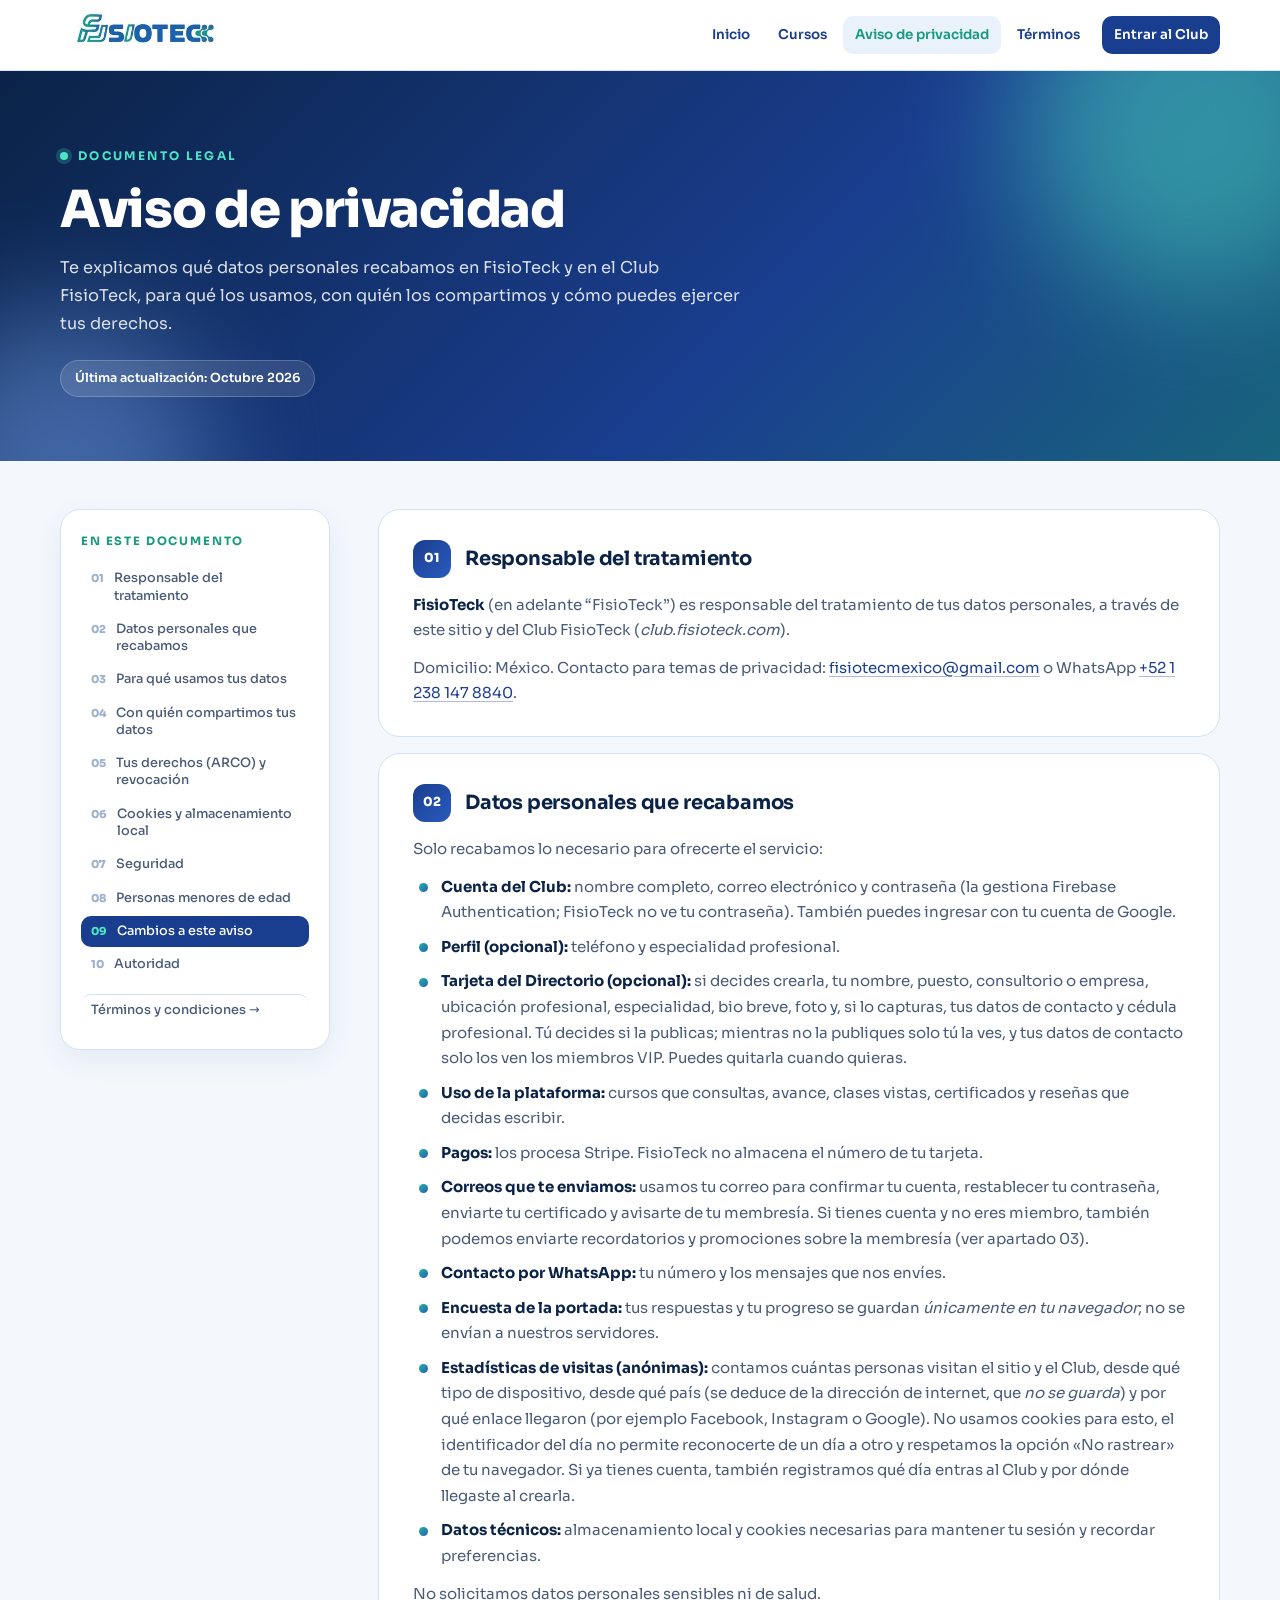
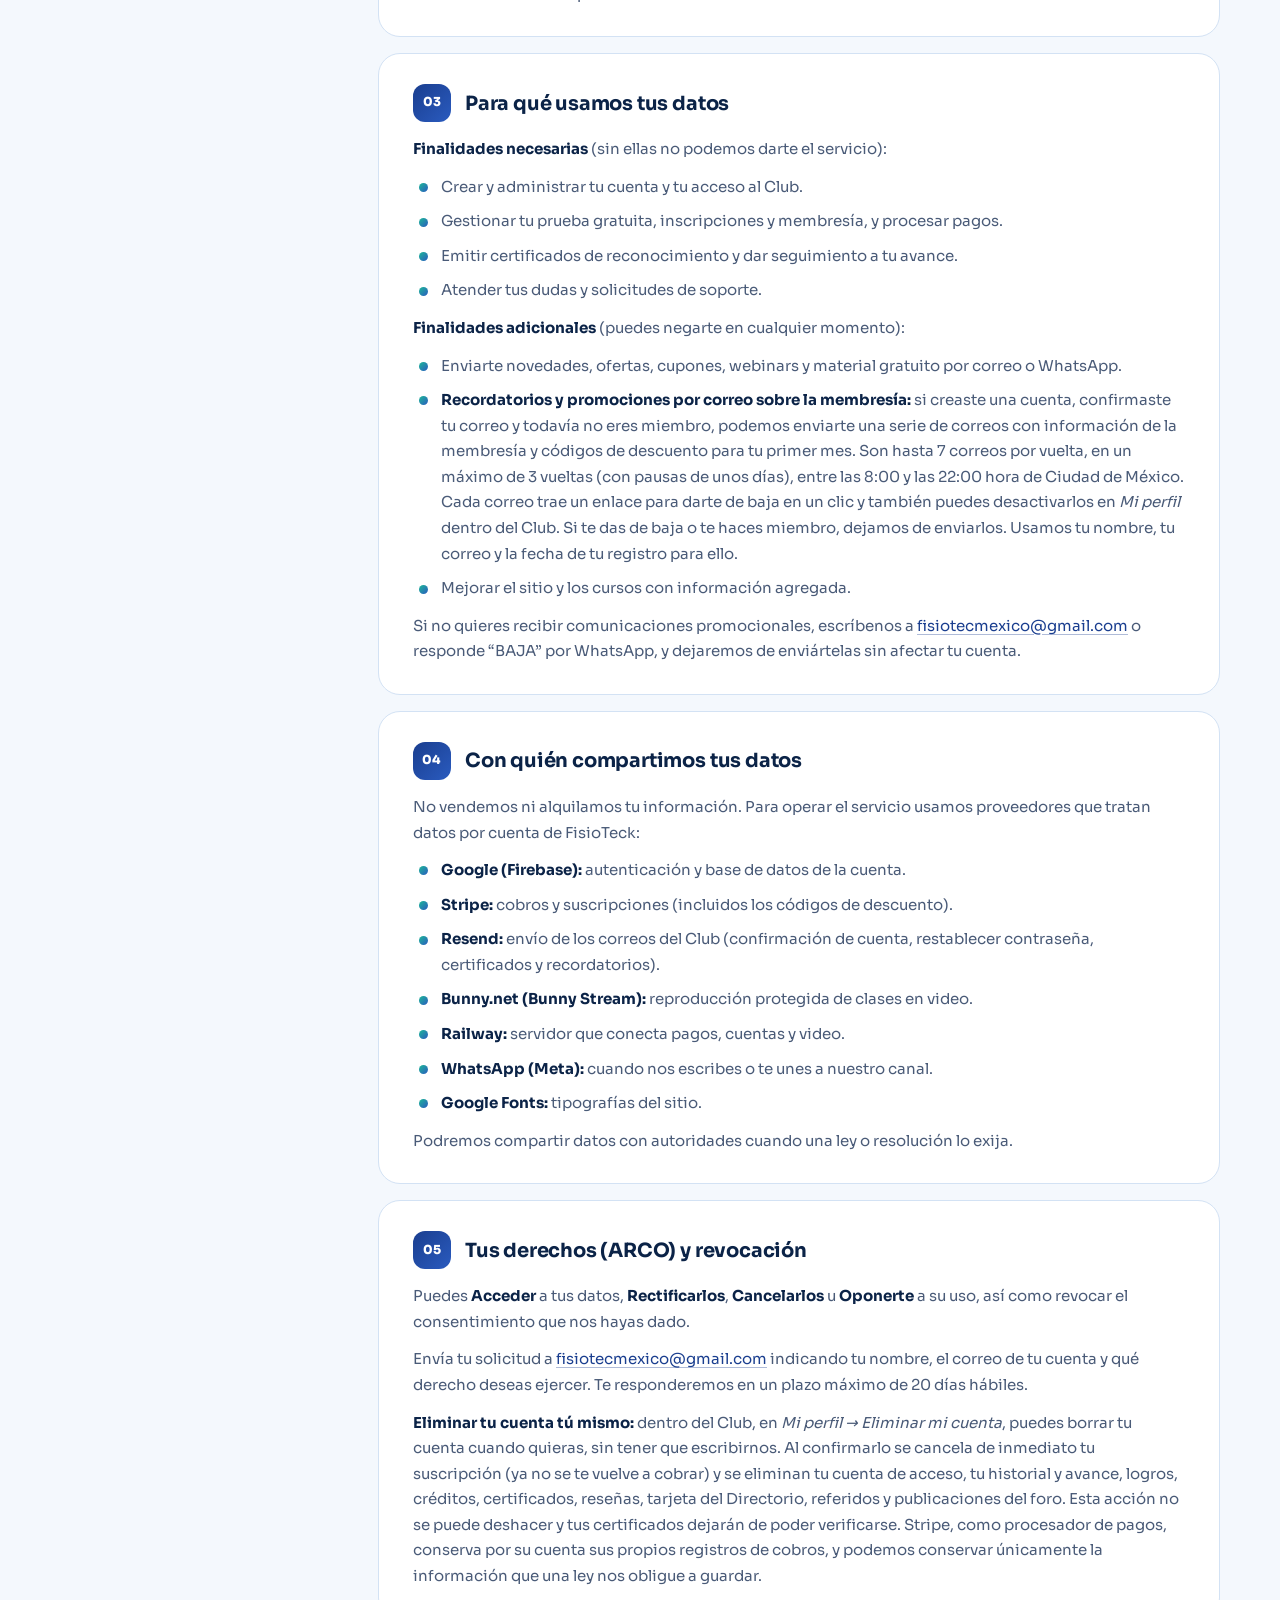
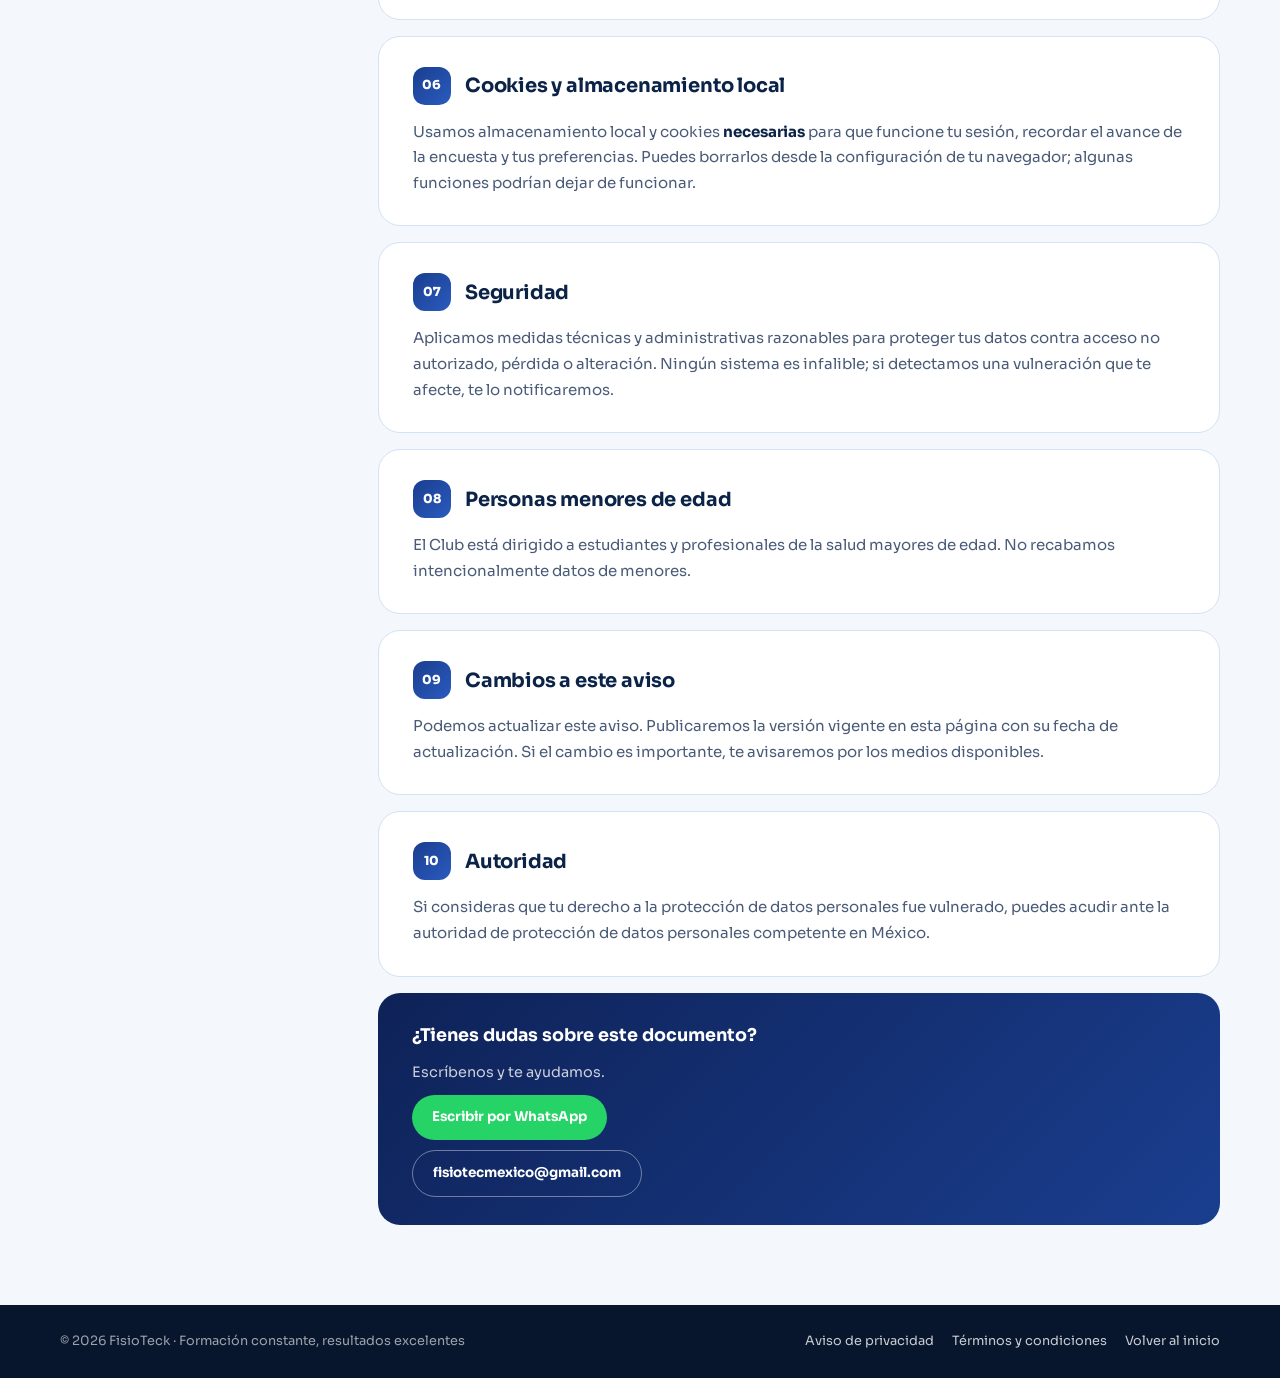
<file: aviso-de-privacidad.html>
<!DOCTYPE html>
<html lang="es">
<head>
  <meta charset="UTF-8"/>
  <meta name="viewport" content="width=device-width, initial-scale=1.0"/>
  <title>Aviso de privacidad | FisioTeck</title>
  <link rel="icon" type="image/png" sizes="192x192" href="/icon-192.png"/>
  <link rel="icon" href="/favicon.ico" sizes="any"/>
  <link rel="apple-touch-icon" href="/apple-touch-icon.png"/>
  <meta name="description" content="Te explicamos qué datos personales recabamos en FisioTeck y en el Club FisioTeck, para qué los usamos, con quién los compartimos y cómo puedes ejercer tus derechos."/>
  <meta name="robots" content="index, follow"/>
  <meta name="theme-color" content="#1A3E8F"/>
  <link rel="preconnect" href="https://fonts.googleapis.com"/>
  <link rel="preconnect" href="https://fonts.gstatic.com" crossorigin/>
  <link href="https://fonts.googleapis.com/css2?family=Sora:wght@300;400;500;600;700;800&display=swap" rel="stylesheet"/>
  <link rel="stylesheet" href="legal.css"/>
</head>
<body>
<!--
  Borrador: revisar con un abogado antes de darlo por definitivo.
  - Responsable: se usa «FisioTeck» como nombre comercial; no se registró razón social, RFC ni domicilio completo.
  - Proveedores listados (Firebase/Google, Stripe, Bunny.net, Railway, WhatsApp, Google Fonts): confirmar nombres y transferencias reales.
  - Plazos ARCO y nombre de la autoridad: confirmar con la ley vigente de protección de datos personales en posesión de particulares.
  - Membresía: se describe como mensual o anual con precio visible antes de pagar; confirmar condiciones reales de cobro y cancelación.
-->
<a class="lg-saltar" href="#contenido">Saltar al contenido</a>
<header class="lg-cab">
  <div class="lg-wrap lg-cab__fila">
    <a class="lg-cab__logo" href="index.html" aria-label="FisioTeck, ir al inicio"><img src="assets/img/logo/logo.jpg" alt="FisioTeck" width="168" height="46"/></a>
    <nav class="lg-cab__nav" aria-label="Principal">
      <a href="index.html">Inicio</a>
      <a href="index.html#cursos">Cursos</a>
      <a href="aviso-de-privacidad.html" aria-current="page">Aviso de privacidad</a>
      <a href="terminos-y-condiciones.html">Términos</a>
      <a class="lg-btn" href="https://club.fisioteck.com/?mode=login">Entrar al Club</a>
    </nav>
  </div>
</header>

<section class="lg-hero">
  <span class="lg-hero__blob lg-hero__blob--a" aria-hidden="true"></span><span class="lg-hero__blob lg-hero__blob--b" aria-hidden="true"></span>
  <div class="lg-wrap">
    <p class="lg-eyebrow"><span></span>Documento legal</p>
    <h1>Aviso de privacidad</h1>
    <p class="lg-lead">Te explicamos qué datos personales recabamos en FisioTeck y en el Club FisioTeck, para qué los usamos, con quién los compartimos y cómo puedes ejercer tus derechos.</p>
    <p class="lg-fecha">Última actualización: Octubre 2026</p>
  </div>
</section>

<main class="lg-main" id="contenido">
  <div class="lg-wrap lg-grid">
    <nav class="lg-indice" aria-label="Índice del documento">
      <h2>En este documento</h2>
      <ol>
          <li><a href="#responsable-del-tratamiento"><span>01</span>Responsable del tratamiento</a></li>
          <li><a href="#datos-personales-que-recabamos"><span>02</span>Datos personales que recabamos</a></li>
          <li><a href="#para-que-usamos-tus-datos"><span>03</span>Para qué usamos tus datos</a></li>
          <li><a href="#con-quien-compartimos-tus-datos"><span>04</span>Con quién compartimos tus datos</a></li>
          <li><a href="#tus-derechos-arco-y-revocacion"><span>05</span>Tus derechos (ARCO) y revocación</a></li>
          <li><a href="#cookies-y-almacenamiento-local"><span>06</span>Cookies y almacenamiento local</a></li>
          <li><a href="#seguridad"><span>07</span>Seguridad</a></li>
          <li><a href="#personas-menores-de-edad"><span>08</span>Personas menores de edad</a></li>
          <li><a href="#cambios-a-este-aviso"><span>09</span>Cambios a este aviso</a></li>
          <li><a href="#autoridad"><span>10</span>Autoridad</a></li>
      </ol>
      <a class="lg-otro" href="terminos-y-condiciones.html">Términos y condiciones →</a>
    </nav>
    <article class="lg-doc">
      <section class="lg-sec" id="responsable-del-tratamiento"><h2><span>01</span>Responsable del tratamiento</h2><p><strong>FisioTeck</strong> (en adelante “FisioTeck”) es responsable del tratamiento de tus datos personales, a través de este sitio y del Club FisioTeck (<em>club.fisioteck.com</em>).</p><p>Domicilio: México. Contacto para temas de privacidad: <a href="mailto:fisiotecmexico@gmail.com">fisiotecmexico@gmail.com</a> o WhatsApp <a href="https://wa.me/5212381478840">+52 1 238 147 8840</a>.</p></section>
      <section class="lg-sec" id="datos-personales-que-recabamos"><h2><span>02</span>Datos personales que recabamos</h2><p>Solo recabamos lo necesario para ofrecerte el servicio:</p><ul><li><strong>Cuenta del Club:</strong> nombre completo, correo electrónico y contraseña (la gestiona Firebase Authentication; FisioTeck no ve tu contraseña). También puedes ingresar con tu cuenta de Google.</li><li><strong>Perfil (opcional):</strong> teléfono y especialidad profesional.</li><li><strong>Tarjeta del Directorio (opcional):</strong> si decides crearla, tu nombre, puesto, consultorio o empresa, ubicación profesional, especialidad, bio breve, foto y, si lo capturas, tus datos de contacto y cédula profesional. Tú decides si la publicas; mientras no la publiques solo tú la ves, y tus datos de contacto solo los ven los miembros VIP. Puedes quitarla cuando quieras.</li><li><strong>Uso de la plataforma:</strong> cursos que consultas, avance, clases vistas, certificados y reseñas que decidas escribir.</li><li><strong>Pagos:</strong> los procesa Stripe. FisioTeck no almacena el número de tu tarjeta.</li><li><strong>Correos que te enviamos:</strong> usamos tu correo para confirmar tu cuenta, restablecer tu contraseña, enviarte tu certificado y avisarte de tu membresía. Si tienes cuenta y no eres miembro, también podemos enviarte recordatorios y promociones sobre la membresía (ver apartado 03).</li><li><strong>Contacto por WhatsApp:</strong> tu número y los mensajes que nos envíes.</li><li><strong>Encuesta de la portada:</strong> tus respuestas y tu progreso se guardan <em>únicamente en tu navegador</em>; no se envían a nuestros servidores.</li><li><strong>Estadísticas de visitas (anónimas):</strong> contamos cuántas personas visitan el sitio y el Club, desde qué tipo de dispositivo, desde qué país (se deduce de la dirección de internet, que <em>no se guarda</em>) y por qué enlace llegaron (por ejemplo Facebook, Instagram o Google). No usamos cookies para esto, el identificador del día no permite reconocerte de un día a otro y respetamos la opción «No rastrear» de tu navegador. Si ya tienes cuenta, también registramos qué día entras al Club y por dónde llegaste al crearla.</li><li><strong>Datos técnicos:</strong> almacenamiento local y cookies necesarias para mantener tu sesión y recordar preferencias.</li></ul><p>No solicitamos datos personales sensibles ni de salud.</p></section>
      <section class="lg-sec" id="para-que-usamos-tus-datos"><h2><span>03</span>Para qué usamos tus datos</h2><p><strong>Finalidades necesarias</strong> (sin ellas no podemos darte el servicio):</p><ul><li>Crear y administrar tu cuenta y tu acceso al Club.</li><li>Gestionar tu prueba gratuita, inscripciones y membresía, y procesar pagos.</li><li>Emitir certificados de reconocimiento y dar seguimiento a tu avance.</li><li>Atender tus dudas y solicitudes de soporte.</li></ul><p><strong>Finalidades adicionales</strong> (puedes negarte en cualquier momento):</p><ul><li>Enviarte novedades, ofertas, cupones, webinars y material gratuito por correo o WhatsApp.</li><li id="promociones"><strong>Recordatorios y promociones por correo sobre la membresía:</strong> si creaste una cuenta, confirmaste tu correo y todavía no eres miembro, podemos enviarte una serie de correos con información de la membresía y códigos de descuento para tu primer mes. Son hasta 7 correos por vuelta, en un máximo de 3 vueltas (con pausas de unos días), entre las 8:00 y las 22:00 hora de Ciudad de México. Cada correo trae un enlace para darte de baja en un clic y también puedes desactivarlos en <em>Mi perfil</em> dentro del Club. Si te das de baja o te haces miembro, dejamos de enviarlos. Usamos tu nombre, tu correo y la fecha de tu registro para ello.</li><li>Mejorar el sitio y los cursos con información agregada.</li></ul><p>Si no quieres recibir comunicaciones promocionales, escríbenos a <a href="mailto:fisiotecmexico@gmail.com">fisiotecmexico@gmail.com</a> o responde “BAJA” por WhatsApp, y dejaremos de enviártelas sin afectar tu cuenta.</p></section>
      <section class="lg-sec" id="con-quien-compartimos-tus-datos"><h2><span>04</span>Con quién compartimos tus datos</h2><p>No vendemos ni alquilamos tu información. Para operar el servicio usamos proveedores que tratan datos por cuenta de FisioTeck:</p><ul><li><strong>Google (Firebase):</strong> autenticación y base de datos de la cuenta.</li><li><strong>Stripe:</strong> cobros y suscripciones (incluidos los códigos de descuento).</li><li><strong>Resend:</strong> envío de los correos del Club (confirmación de cuenta, restablecer contraseña, certificados y recordatorios).</li><li><strong>Bunny.net (Bunny Stream):</strong> reproducción protegida de clases en video.</li><li><strong>Railway:</strong> servidor que conecta pagos, cuentas y video.</li><li><strong>WhatsApp (Meta):</strong> cuando nos escribes o te unes a nuestro canal.</li><li><strong>Google Fonts:</strong> tipografías del sitio.</li></ul><p>Podremos compartir datos con autoridades cuando una ley o resolución lo exija.</p></section>
      <section class="lg-sec" id="tus-derechos-arco-y-revocacion"><h2><span>05</span>Tus derechos (ARCO) y revocación</h2><p>Puedes <strong>Acceder</strong> a tus datos, <strong>Rectificarlos</strong>, <strong>Cancelarlos</strong> u <strong>Oponerte</strong> a su uso, así como revocar el consentimiento que nos hayas dado.</p><p>Envía tu solicitud a <a href="mailto:fisiotecmexico@gmail.com">fisiotecmexico@gmail.com</a> indicando tu nombre, el correo de tu cuenta y qué derecho deseas ejercer. Te responderemos en un plazo máximo de 20 días hábiles.</p><p id="eliminar-mi-cuenta"><strong>Eliminar tu cuenta tú mismo:</strong> dentro del Club, en <em>Mi perfil → Eliminar mi cuenta</em>, puedes borrar tu cuenta cuando quieras, sin tener que escribirnos. Al confirmarlo se cancela de inmediato tu suscripción (ya no se te vuelve a cobrar) y se eliminan tu cuenta de acceso, tu historial y avance, logros, créditos, certificados, reseñas, tarjeta del Directorio, referidos y publicaciones del foro. Esta acción no se puede deshacer y tus certificados dejarán de poder verificarse. Stripe, como procesador de pagos, conserva por su cuenta sus propios registros de cobros, y podemos conservar únicamente la información que una ley nos obligue a guardar.</p></section>
      <section class="lg-sec" id="cookies-y-almacenamiento-local"><h2><span>06</span>Cookies y almacenamiento local</h2><p>Usamos almacenamiento local y cookies <strong>necesarias</strong> para que funcione tu sesión, recordar el avance de la encuesta y tus preferencias. Puedes borrarlos desde la configuración de tu navegador; algunas funciones podrían dejar de funcionar.</p></section>
      <section class="lg-sec" id="seguridad"><h2><span>07</span>Seguridad</h2><p>Aplicamos medidas técnicas y administrativas razonables para proteger tus datos contra acceso no autorizado, pérdida o alteración. Ningún sistema es infalible; si detectamos una vulneración que te afecte, te lo notificaremos.</p></section>
      <section class="lg-sec" id="personas-menores-de-edad"><h2><span>08</span>Personas menores de edad</h2><p>El Club está dirigido a estudiantes y profesionales de la salud mayores de edad. No recabamos intencionalmente datos de menores.</p></section>
      <section class="lg-sec" id="cambios-a-este-aviso"><h2><span>09</span>Cambios a este aviso</h2><p>Podemos actualizar este aviso. Publicaremos la versión vigente en esta página con su fecha de actualización. Si el cambio es importante, te avisaremos por los medios disponibles.</p></section>
      <section class="lg-sec" id="autoridad"><h2><span>10</span>Autoridad</h2><p>Si consideras que tu derecho a la protección de datos personales fue vulnerado, puedes acudir ante la autoridad de protección de datos personales competente en México.</p></section>
      <div class="lg-ayuda">
        <strong>¿Tienes dudas sobre este documento?</strong>
        <p>Escríbenos y te ayudamos.</p>
        <a class="lg-btn lg-btn--wa" href="https://wa.me/5212381478840" target="_blank" rel="noopener noreferrer">Escribir por WhatsApp</a>
        <a class="lg-btn lg-btn--ghost" href="mailto:fisiotecmexico@gmail.com">fisiotecmexico@gmail.com</a>
      </div>
    </article>
  </div>
</main>

<footer class="lg-pie">
  <div class="lg-wrap lg-pie__fila">
    <p>© 2026 FisioTeck · Formación constante, resultados excelentes</p>
    <nav aria-label="Legal"><a href="aviso-de-privacidad.html">Aviso de privacidad</a><a href="terminos-y-condiciones.html">Términos y condiciones</a><a href="index.html">Volver al inicio</a></nav>
  </div>
</footer>
<script>
  // Resalta en el índice la sección que se está leyendo
  (function () {
    var links = [].slice.call(document.querySelectorAll('.lg-indice a[href^="#"]'));
    var secs = links.map(function (a) { return document.querySelector(a.getAttribute('href')); });
    if (!('IntersectionObserver' in window)) return;
    var io = new IntersectionObserver(function (es) { es.forEach(function (e) { if (e.isIntersecting) { var i = secs.indexOf(e.target); links.forEach(function (l, k) { l.classList.toggle('is-on', k === i); }); } }); }, { rootMargin: '-25% 0px -65% 0px' });
    secs.forEach(function (s) { if (s) io.observe(s); });
  })();
</script>
<script src="visitas.js" data-pagina="legal" defer></script>
</body>
</html>
</file>
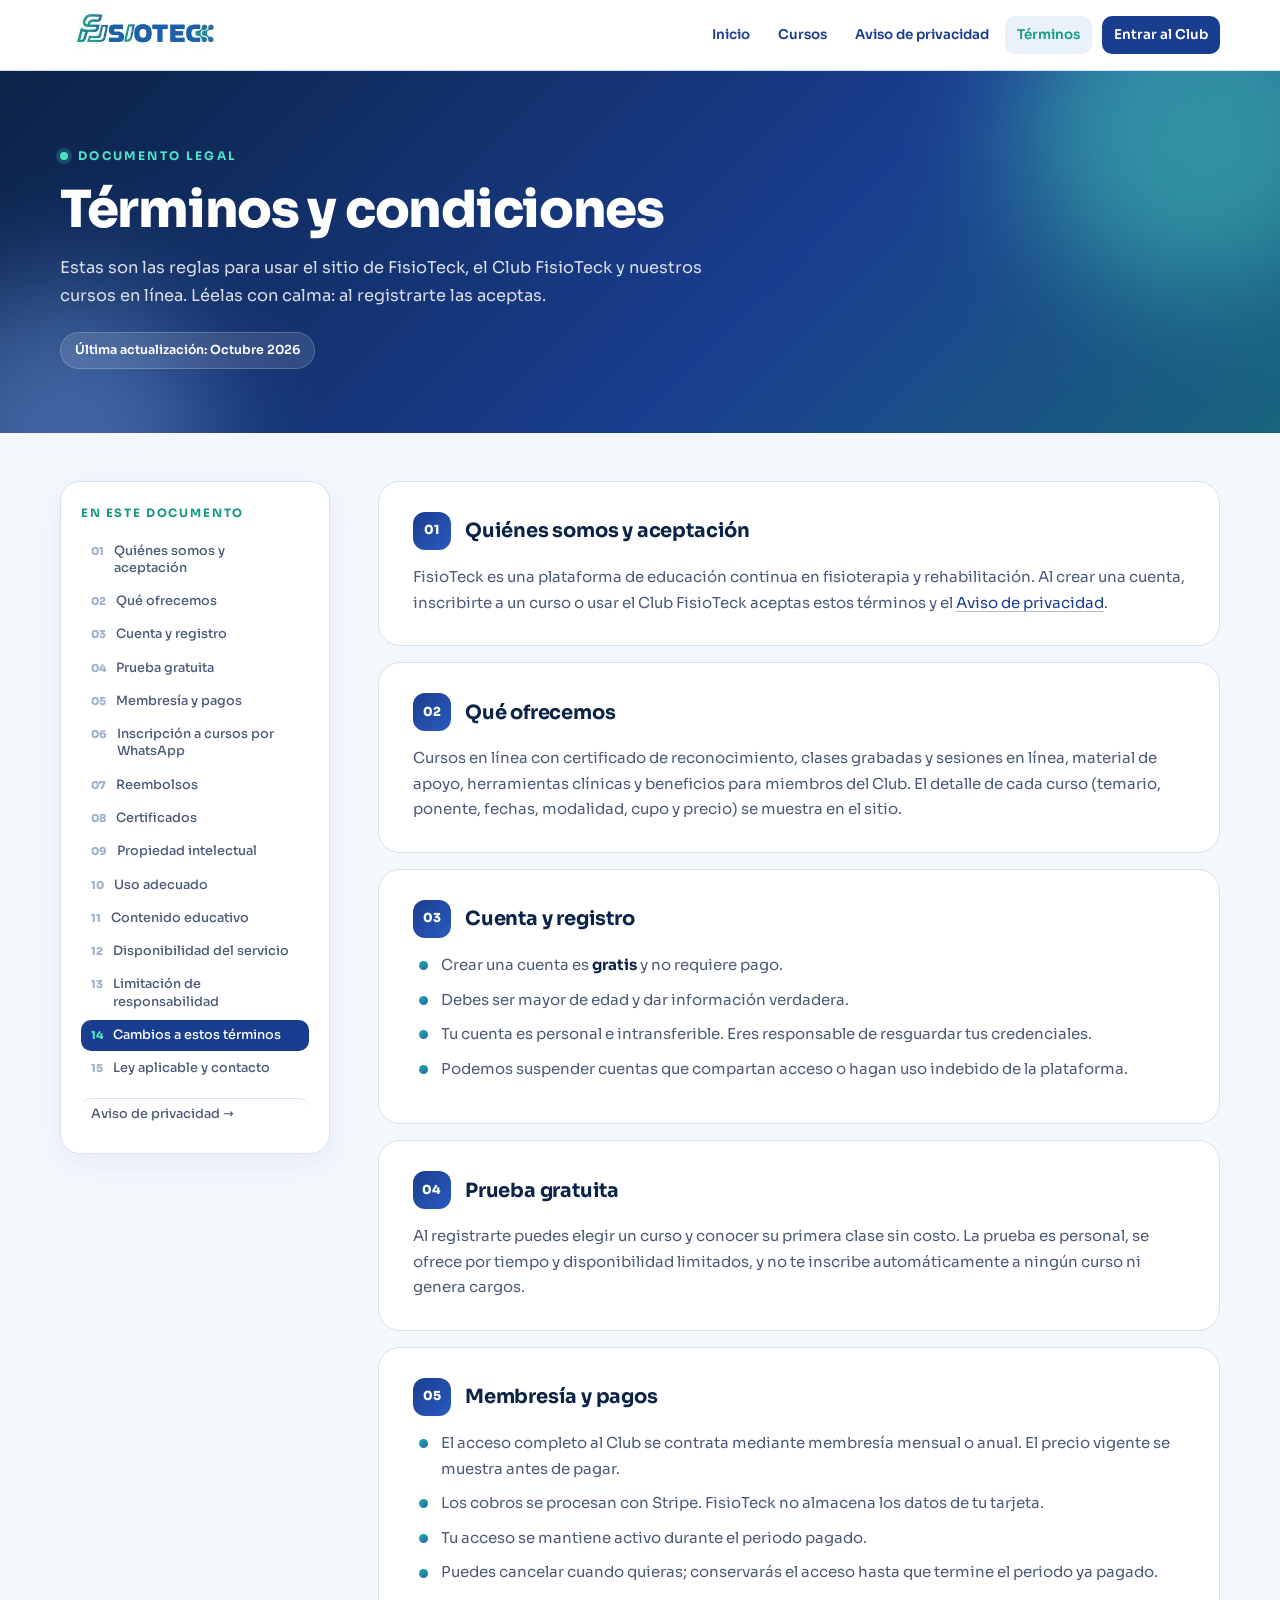
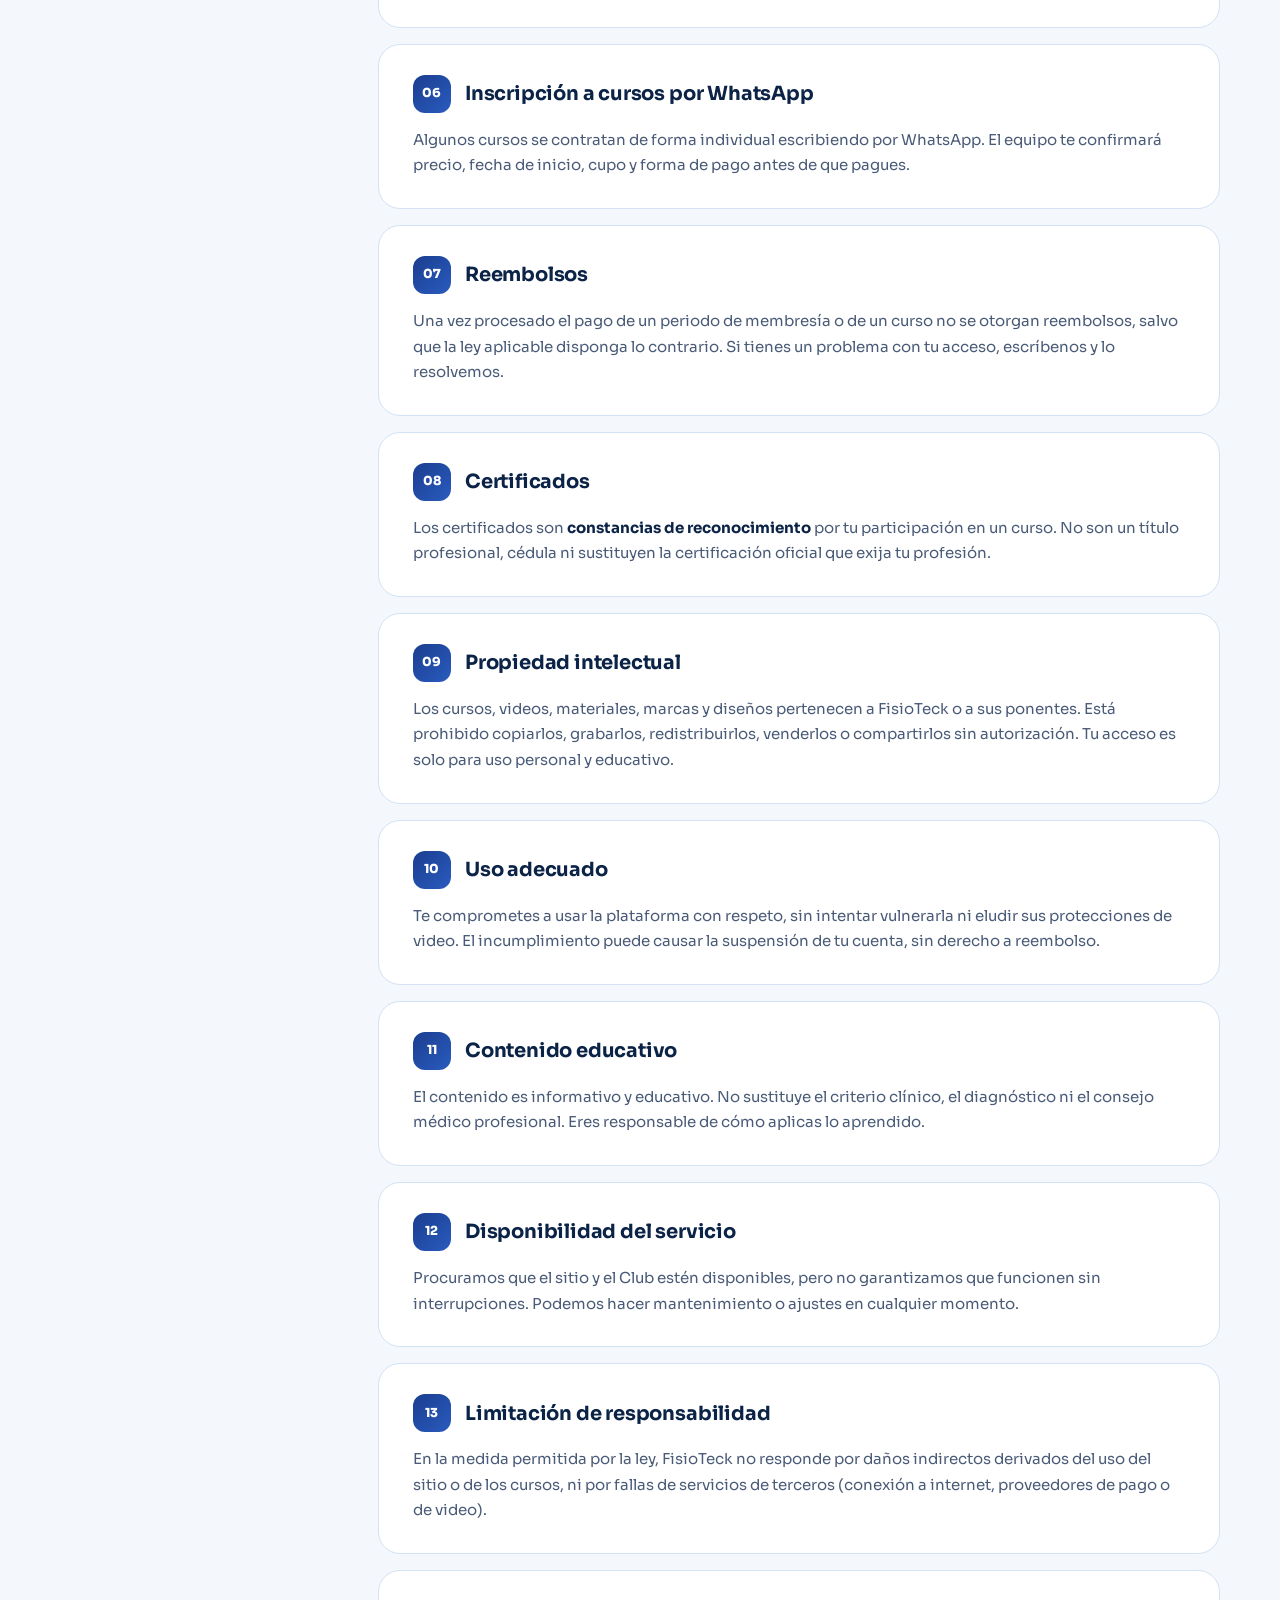
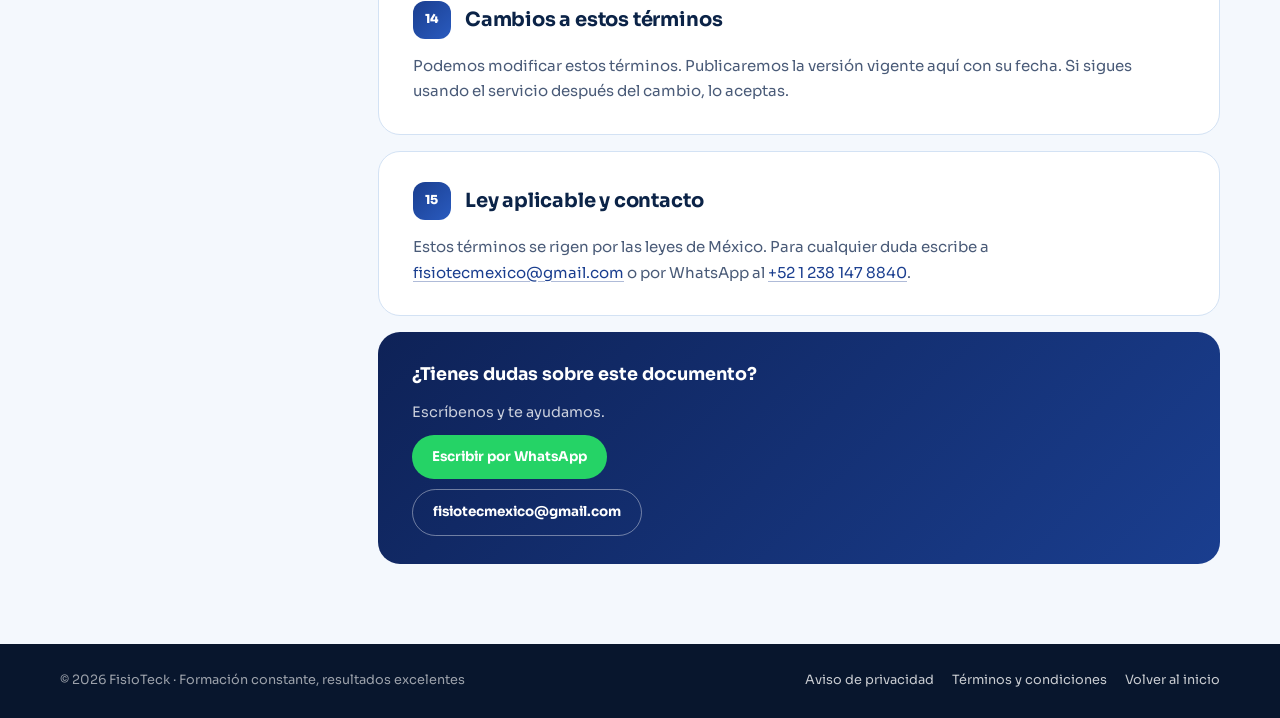
<file: terminos-y-condiciones.html>
<!DOCTYPE html>
<html lang="es">
<head>
  <meta charset="UTF-8"/>
  <meta name="viewport" content="width=device-width, initial-scale=1.0"/>
  <title>Términos y condiciones | FisioTeck</title>
  <link rel="icon" type="image/png" sizes="192x192" href="/icon-192.png"/>
  <link rel="icon" href="/favicon.ico" sizes="any"/>
  <link rel="apple-touch-icon" href="/apple-touch-icon.png"/>
  <meta name="description" content="Estas son las reglas para usar el sitio de FisioTeck, el Club FisioTeck y nuestros cursos en línea. Léelas con calma: al registrarte las aceptas."/>
  <meta name="robots" content="index, follow"/>
  <meta name="theme-color" content="#1A3E8F"/>
  <link rel="preconnect" href="https://fonts.googleapis.com"/>
  <link rel="preconnect" href="https://fonts.gstatic.com" crossorigin/>
  <link href="https://fonts.googleapis.com/css2?family=Sora:wght@300;400;500;600;700;800&display=swap" rel="stylesheet"/>
  <link rel="stylesheet" href="legal.css"/>
</head>
<body>
<!--
  Borrador: revisar con un abogado antes de darlo por definitivo.
  - Responsable: se usa «FisioTeck» como nombre comercial; no se registró razón social, RFC ni domicilio completo.
  - Proveedores listados (Firebase/Google, Stripe, Bunny.net, Railway, WhatsApp, Google Fonts): confirmar nombres y transferencias reales.
  - Plazos ARCO y nombre de la autoridad: confirmar con la ley vigente de protección de datos personales en posesión de particulares.
  - Membresía: se describe como mensual o anual con precio visible antes de pagar; confirmar condiciones reales de cobro y cancelación.
-->
<a class="lg-saltar" href="#contenido">Saltar al contenido</a>
<header class="lg-cab">
  <div class="lg-wrap lg-cab__fila">
    <a class="lg-cab__logo" href="index.html" aria-label="FisioTeck, ir al inicio"><img src="assets/img/logo/logo.jpg" alt="FisioTeck" width="168" height="46"/></a>
    <nav class="lg-cab__nav" aria-label="Principal">
      <a href="index.html">Inicio</a>
      <a href="index.html#cursos">Cursos</a>
      <a href="aviso-de-privacidad.html">Aviso de privacidad</a>
      <a href="terminos-y-condiciones.html" aria-current="page">Términos</a>
      <a class="lg-btn" href="https://club.fisioteck.com/?mode=login">Entrar al Club</a>
    </nav>
  </div>
</header>

<section class="lg-hero">
  <span class="lg-hero__blob lg-hero__blob--a" aria-hidden="true"></span><span class="lg-hero__blob lg-hero__blob--b" aria-hidden="true"></span>
  <div class="lg-wrap">
    <p class="lg-eyebrow"><span></span>Documento legal</p>
    <h1>Términos y condiciones</h1>
    <p class="lg-lead">Estas son las reglas para usar el sitio de FisioTeck, el Club FisioTeck y nuestros cursos en línea. Léelas con calma: al registrarte las aceptas.</p>
    <p class="lg-fecha">Última actualización: Octubre 2026</p>
  </div>
</section>

<main class="lg-main" id="contenido">
  <div class="lg-wrap lg-grid">
    <nav class="lg-indice" aria-label="Índice del documento">
      <h2>En este documento</h2>
      <ol>
          <li><a href="#quienes-somos-y-aceptacion"><span>01</span>Quiénes somos y aceptación</a></li>
          <li><a href="#que-ofrecemos"><span>02</span>Qué ofrecemos</a></li>
          <li><a href="#cuenta-y-registro"><span>03</span>Cuenta y registro</a></li>
          <li><a href="#prueba-gratuita"><span>04</span>Prueba gratuita</a></li>
          <li><a href="#membresia-y-pagos"><span>05</span>Membresía y pagos</a></li>
          <li><a href="#inscripcion-a-cursos-por-whatsapp"><span>06</span>Inscripción a cursos por WhatsApp</a></li>
          <li><a href="#reembolsos"><span>07</span>Reembolsos</a></li>
          <li><a href="#certificados"><span>08</span>Certificados</a></li>
          <li><a href="#propiedad-intelectual"><span>09</span>Propiedad intelectual</a></li>
          <li><a href="#uso-adecuado"><span>10</span>Uso adecuado</a></li>
          <li><a href="#contenido-educativo"><span>11</span>Contenido educativo</a></li>
          <li><a href="#disponibilidad-del-servicio"><span>12</span>Disponibilidad del servicio</a></li>
          <li><a href="#limitacion-de-responsabilidad"><span>13</span>Limitación de responsabilidad</a></li>
          <li><a href="#cambios-a-estos-terminos"><span>14</span>Cambios a estos términos</a></li>
          <li><a href="#ley-aplicable-y-contacto"><span>15</span>Ley aplicable y contacto</a></li>
      </ol>
      <a class="lg-otro" href="aviso-de-privacidad.html">Aviso de privacidad →</a>
    </nav>
    <article class="lg-doc">
      <section class="lg-sec" id="quienes-somos-y-aceptacion"><h2><span>01</span>Quiénes somos y aceptación</h2><p>FisioTeck es una plataforma de educación continua en fisioterapia y rehabilitación. Al crear una cuenta, inscribirte a un curso o usar el Club FisioTeck aceptas estos términos y el <a href="aviso-de-privacidad.html">Aviso de privacidad</a>.</p></section>
      <section class="lg-sec" id="que-ofrecemos"><h2><span>02</span>Qué ofrecemos</h2><p>Cursos en línea con certificado de reconocimiento, clases grabadas y sesiones en línea, material de apoyo, herramientas clínicas y beneficios para miembros del Club. El detalle de cada curso (temario, ponente, fechas, modalidad, cupo y precio) se muestra en el sitio.</p></section>
      <section class="lg-sec" id="cuenta-y-registro"><h2><span>03</span>Cuenta y registro</h2><ul><li>Crear una cuenta es <strong>gratis</strong> y no requiere pago.</li><li>Debes ser mayor de edad y dar información verdadera.</li><li>Tu cuenta es personal e intransferible. Eres responsable de resguardar tus credenciales.</li><li>Podemos suspender cuentas que compartan acceso o hagan uso indebido de la plataforma.</li></ul></section>
      <section class="lg-sec" id="prueba-gratuita"><h2><span>04</span>Prueba gratuita</h2><p>Al registrarte puedes elegir un curso y conocer su primera clase sin costo. La prueba es personal, se ofrece por tiempo y disponibilidad limitados, y no te inscribe automáticamente a ningún curso ni genera cargos.</p></section>
      <section class="lg-sec" id="membresia-y-pagos"><h2><span>05</span>Membresía y pagos</h2><ul><li>El acceso completo al Club se contrata mediante membresía mensual o anual. El precio vigente se muestra antes de pagar.</li><li>Los cobros se procesan con Stripe. FisioTeck no almacena los datos de tu tarjeta.</li><li>Tu acceso se mantiene activo durante el periodo pagado.</li><li>Puedes cancelar cuando quieras; conservarás el acceso hasta que termine el periodo ya pagado.</li></ul></section>
      <section class="lg-sec" id="inscripcion-a-cursos-por-whatsapp"><h2><span>06</span>Inscripción a cursos por WhatsApp</h2><p>Algunos cursos se contratan de forma individual escribiendo por WhatsApp. El equipo te confirmará precio, fecha de inicio, cupo y forma de pago antes de que pagues.</p></section>
      <section class="lg-sec" id="reembolsos"><h2><span>07</span>Reembolsos</h2><p>Una vez procesado el pago de un periodo de membresía o de un curso no se otorgan reembolsos, salvo que la ley aplicable disponga lo contrario. Si tienes un problema con tu acceso, escríbenos y lo resolvemos.</p></section>
      <section class="lg-sec" id="certificados"><h2><span>08</span>Certificados</h2><p>Los certificados son <strong>constancias de reconocimiento</strong> por tu participación en un curso. No son un título profesional, cédula ni sustituyen la certificación oficial que exija tu profesión.</p></section>
      <section class="lg-sec" id="propiedad-intelectual"><h2><span>09</span>Propiedad intelectual</h2><p>Los cursos, videos, materiales, marcas y diseños pertenecen a FisioTeck o a sus ponentes. Está prohibido copiarlos, grabarlos, redistribuirlos, venderlos o compartirlos sin autorización. Tu acceso es solo para uso personal y educativo.</p></section>
      <section class="lg-sec" id="uso-adecuado"><h2><span>10</span>Uso adecuado</h2><p>Te comprometes a usar la plataforma con respeto, sin intentar vulnerarla ni eludir sus protecciones de video. El incumplimiento puede causar la suspensión de tu cuenta, sin derecho a reembolso.</p></section>
      <section class="lg-sec" id="contenido-educativo"><h2><span>11</span>Contenido educativo</h2><p>El contenido es informativo y educativo. No sustituye el criterio clínico, el diagnóstico ni el consejo médico profesional. Eres responsable de cómo aplicas lo aprendido.</p></section>
      <section class="lg-sec" id="disponibilidad-del-servicio"><h2><span>12</span>Disponibilidad del servicio</h2><p>Procuramos que el sitio y el Club estén disponibles, pero no garantizamos que funcionen sin interrupciones. Podemos hacer mantenimiento o ajustes en cualquier momento.</p></section>
      <section class="lg-sec" id="limitacion-de-responsabilidad"><h2><span>13</span>Limitación de responsabilidad</h2><p>En la medida permitida por la ley, FisioTeck no responde por daños indirectos derivados del uso del sitio o de los cursos, ni por fallas de servicios de terceros (conexión a internet, proveedores de pago o de video).</p></section>
      <section class="lg-sec" id="cambios-a-estos-terminos"><h2><span>14</span>Cambios a estos términos</h2><p>Podemos modificar estos términos. Publicaremos la versión vigente aquí con su fecha. Si sigues usando el servicio después del cambio, lo aceptas.</p></section>
      <section class="lg-sec" id="ley-aplicable-y-contacto"><h2><span>15</span>Ley aplicable y contacto</h2><p>Estos términos se rigen por las leyes de México. Para cualquier duda escribe a <a href="mailto:fisiotecmexico@gmail.com">fisiotecmexico@gmail.com</a> o por WhatsApp al <a href="https://wa.me/5212381478840">+52 1 238 147 8840</a>.</p></section>
      <div class="lg-ayuda">
        <strong>¿Tienes dudas sobre este documento?</strong>
        <p>Escríbenos y te ayudamos.</p>
        <a class="lg-btn lg-btn--wa" href="https://wa.me/5212381478840" target="_blank" rel="noopener noreferrer">Escribir por WhatsApp</a>
        <a class="lg-btn lg-btn--ghost" href="mailto:fisiotecmexico@gmail.com">fisiotecmexico@gmail.com</a>
      </div>
    </article>
  </div>
</main>

<footer class="lg-pie">
  <div class="lg-wrap lg-pie__fila">
    <p>© 2026 FisioTeck · Formación constante, resultados excelentes</p>
    <nav aria-label="Legal"><a href="aviso-de-privacidad.html">Aviso de privacidad</a><a href="terminos-y-condiciones.html">Términos y condiciones</a><a href="index.html">Volver al inicio</a></nav>
  </div>
</footer>
<script>
  // Resalta en el índice la sección que se está leyendo
  (function () {
    var links = [].slice.call(document.querySelectorAll('.lg-indice a[href^="#"]'));
    var secs = links.map(function (a) { return document.querySelector(a.getAttribute('href')); });
    if (!('IntersectionObserver' in window)) return;
    var io = new IntersectionObserver(function (es) { es.forEach(function (e) { if (e.isIntersecting) { var i = secs.indexOf(e.target); links.forEach(function (l, k) { l.classList.toggle('is-on', k === i); }); } }); }, { rootMargin: '-25% 0px -65% 0px' });
    secs.forEach(function (s) { if (s) io.observe(s); });
  })();
</script>
<script src="visitas.js" data-pagina="legal" defer></script>
</body>
</html>
</file>
<file: legal.css>
/* =============================================
   LEGAL.CSS — Aviso de privacidad y Términos
   ============================================= */
:root { --azul: #1A3E8F; --azul-dark: #122c6b; --azul-light: #2a5bbf; --verde: #1DB898; --verde-dark: #159a7e; --ink: #0b2347; --paper: #f4f8fd; --line: #d3e2f4; --acc: #4fe3c6; --txt: #4a5b78; }
*, *::before, *::after { box-sizing: border-box; margin: 0; padding: 0; }
html { scroll-behavior: smooth; }
body { font-family: 'Sora', system-ui, sans-serif; color: var(--txt); background: var(--paper); line-height: 1.7; -webkit-font-smoothing: antialiased; }
a { color: var(--azul); text-decoration-color: rgba(26, 62, 143, .35); text-underline-offset: 3px; }
a:hover { color: var(--verde-dark); }
img { display: block; max-width: 100%; }
.lg-wrap { width: min(1160px, calc(100% - 40px)); margin: 0 auto; }
.lg-saltar { position: absolute; left: -999px; top: 8px; background: #fff; padding: 8px 14px; border-radius: 8px; z-index: 99; }
.lg-saltar:focus { left: 12px; }

.lg-cab { position: sticky; top: 0; z-index: 50; background: rgba(255, 255, 255, .92); backdrop-filter: blur(12px); border-bottom: 1px solid var(--line); }
.lg-cab__fila { display: flex; align-items: center; justify-content: space-between; gap: 18px; min-height: 70px; }
.lg-cab__logo img { height: 46px; width: 168px; object-fit: cover; object-position: center 49%; }
.lg-cab__nav { display: flex; align-items: center; gap: 4px; flex-wrap: wrap; justify-content: flex-end; }
.lg-cab__nav a { text-decoration: none; font-weight: 600; font-size: .84rem; color: var(--azul); padding: 8px 12px; border-radius: 10px; transition: background .2s; }
.lg-cab__nav a:hover, .lg-cab__nav a[aria-current] { background: #e9f1fb; }
.lg-cab__nav a[aria-current] { color: var(--verde-dark); }
.lg-cab__nav .lg-btn { background: var(--azul); color: #fff; margin-left: 6px; }
.lg-cab__nav .lg-btn:hover { background: var(--azul-light); color: #fff; }

.lg-hero { position: relative; overflow: hidden; padding: 70px 0 64px; background: linear-gradient(135deg, #0b2347 0%, #1A3E8F 60%, #17806f 130%); color: #fff; }
.lg-hero__blob { position: absolute; border-radius: 50%; filter: blur(60px); opacity: .45; pointer-events: none; }
.lg-hero__blob--a { width: 340px; height: 340px; right: -80px; top: -120px; background: #4fe3c6; animation: lg-drift 16s ease-in-out infinite; }
.lg-hero__blob--b { width: 300px; height: 300px; left: -90px; bottom: -150px; background: #7aa7ee; animation: lg-drift 20s ease-in-out -6s infinite reverse; }
@keyframes lg-drift { 0%, 100% { transform: translate(0, 0); } 50% { transform: translate(40px, 24px); } }
.lg-hero .lg-wrap { position: relative; }
.lg-eyebrow { display: inline-flex; align-items: center; gap: 10px; font-size: .74rem; font-weight: 700; letter-spacing: .2em; text-transform: uppercase; color: var(--acc); margin-bottom: 16px; }
.lg-eyebrow span { width: 8px; height: 8px; border-radius: 50%; background: var(--acc); box-shadow: 0 0 0 4px rgba(79, 227, 198, .2); }
.lg-hero h1 { font-size: clamp(2rem, 4.6vw, 3.2rem); font-weight: 800; letter-spacing: -.025em; line-height: 1.1; margin-bottom: 16px; }
.lg-lead { max-width: 680px; font-size: 1.02rem; color: rgba(255, 255, 255, .84); }
.lg-fecha { display: inline-block; margin-top: 22px; padding: 7px 14px; border-radius: 999px; background: rgba(255, 255, 255, .12); border: 1px solid rgba(255, 255, 255, .2); font-size: .78rem; font-weight: 600; }

.lg-main { padding: 48px 0 80px; }
.lg-grid { display: grid; grid-template-columns: 270px minmax(0, 1fr); gap: 48px; align-items: start; }
.lg-indice { position: sticky; top: 94px; padding: 22px 20px; border-radius: 20px; background: #fff; border: 1px solid var(--line); box-shadow: 0 10px 28px rgba(26, 62, 143, .07); max-height: calc(100vh - 120px); overflow: auto; }
.lg-indice h2 { font-size: .72rem; letter-spacing: .16em; text-transform: uppercase; color: var(--verde-dark); margin-bottom: 12px; }
.lg-indice ol { list-style: none; display: grid; gap: 2px; }
.lg-indice a { display: flex; gap: 10px; align-items: baseline; padding: 7px 10px; border-radius: 10px; text-decoration: none; font-size: .8rem; font-weight: 500; color: var(--txt); line-height: 1.35; transition: background .2s, color .2s; }
.lg-indice a span { font-size: .68rem; font-weight: 800; color: #9db0cc; }
.lg-indice a:hover { background: #eef5fd; color: var(--azul); }
.lg-indice a.is-on { background: var(--azul); color: #fff; }
.lg-indice a.is-on span { color: var(--acc); }
.lg-otro { display: block; margin-top: 14px; padding-top: 14px; border-top: 1px solid var(--line); font-size: .8rem; font-weight: 700; text-decoration: none; }

.lg-doc { display: grid; gap: 16px; }
.lg-sec { padding: 30px 34px; border-radius: 22px; background: #fff; border: 1px solid var(--line); scroll-margin-top: 96px; transition: box-shadow .3s, border-color .3s; }
.lg-sec:hover { box-shadow: 0 16px 36px rgba(26, 62, 143, .09); border-color: #b8d0ee; }
.lg-sec h2 { display: flex; align-items: center; gap: 14px; font-size: 1.22rem; font-weight: 700; color: var(--ink); margin-bottom: 14px; letter-spacing: -.01em; }
.lg-sec h2 span { flex: 0 0 38px; height: 38px; display: grid; place-items: center; border-radius: 12px; background: linear-gradient(135deg, var(--azul), var(--azul-light)); color: #fff; font-size: .78rem; font-weight: 800; letter-spacing: .02em; }
.lg-sec p { margin: 0 0 12px; font-size: .94rem; }
.lg-sec p:last-child { margin-bottom: 0; }
.lg-sec ul { margin: 8px 0 12px 4px; display: grid; gap: 9px; list-style: none; }
.lg-sec li { position: relative; padding-left: 24px; font-size: .94rem; }
.lg-sec li::before { content: ''; position: absolute; left: 2px; top: .62em; width: 9px; height: 9px; border-radius: 50%; background: linear-gradient(135deg, var(--verde), var(--azul-light)); }
.lg-sec strong { color: var(--ink); }
.lg-ayuda { display: grid; gap: 10px; justify-items: start; padding: 28px 34px; border-radius: 22px; background: linear-gradient(135deg, #0e2257, #1A3E8F); color: #fff; }
.lg-ayuda strong { font-size: 1.1rem; }
.lg-ayuda p { color: rgba(255, 255, 255, .78); font-size: .9rem; }
.lg-btn { display: inline-flex; align-items: center; padding: 11px 20px; border-radius: 999px; font-weight: 700; font-size: .84rem; text-decoration: none; transition: transform .2s, background .2s; }
.lg-btn:hover { transform: translateY(-2px); }
.lg-btn--wa { background: #25D366; color: #fff; }
.lg-btn--wa:hover { background: #1fb858; color: #fff; }
.lg-btn--ghost { color: #fff; border: 1.5px solid rgba(255, 255, 255, .4); }
.lg-btn--ghost:hover { background: rgba(255, 255, 255, .1); color: #fff; }

.lg-pie { background: #08162d; color: rgba(255, 255, 255, .6); padding: 26px 0; font-size: .8rem; }
.lg-pie__fila { display: flex; justify-content: space-between; align-items: center; gap: 16px; flex-wrap: wrap; }
.lg-pie nav { display: flex; gap: 18px; flex-wrap: wrap; }
.lg-pie a { color: rgba(255, 255, 255, .78); text-decoration: none; }
.lg-pie a:hover { color: var(--acc); }

@media (max-width: 900px) {
  .lg-grid { grid-template-columns: 1fr; gap: 24px; }
  .lg-indice { position: static; max-height: none; }
  .lg-indice ol { grid-template-columns: 1fr 1fr; }
}
@media (max-width: 640px) {
  .lg-cab__nav a:not(.lg-btn) { display: none; }
  .lg-hero { padding: 52px 0 48px; }
  .lg-indice ol { grid-template-columns: 1fr; }
  .lg-sec { padding: 22px 20px; border-radius: 18px; }
  .lg-sec h2 { font-size: 1.05rem; }
  .lg-ayuda { padding: 22px 20px; }
}
@media (prefers-reduced-motion: reduce) { .lg-hero__blob { animation: none; } html { scroll-behavior: auto; } }
</file>
